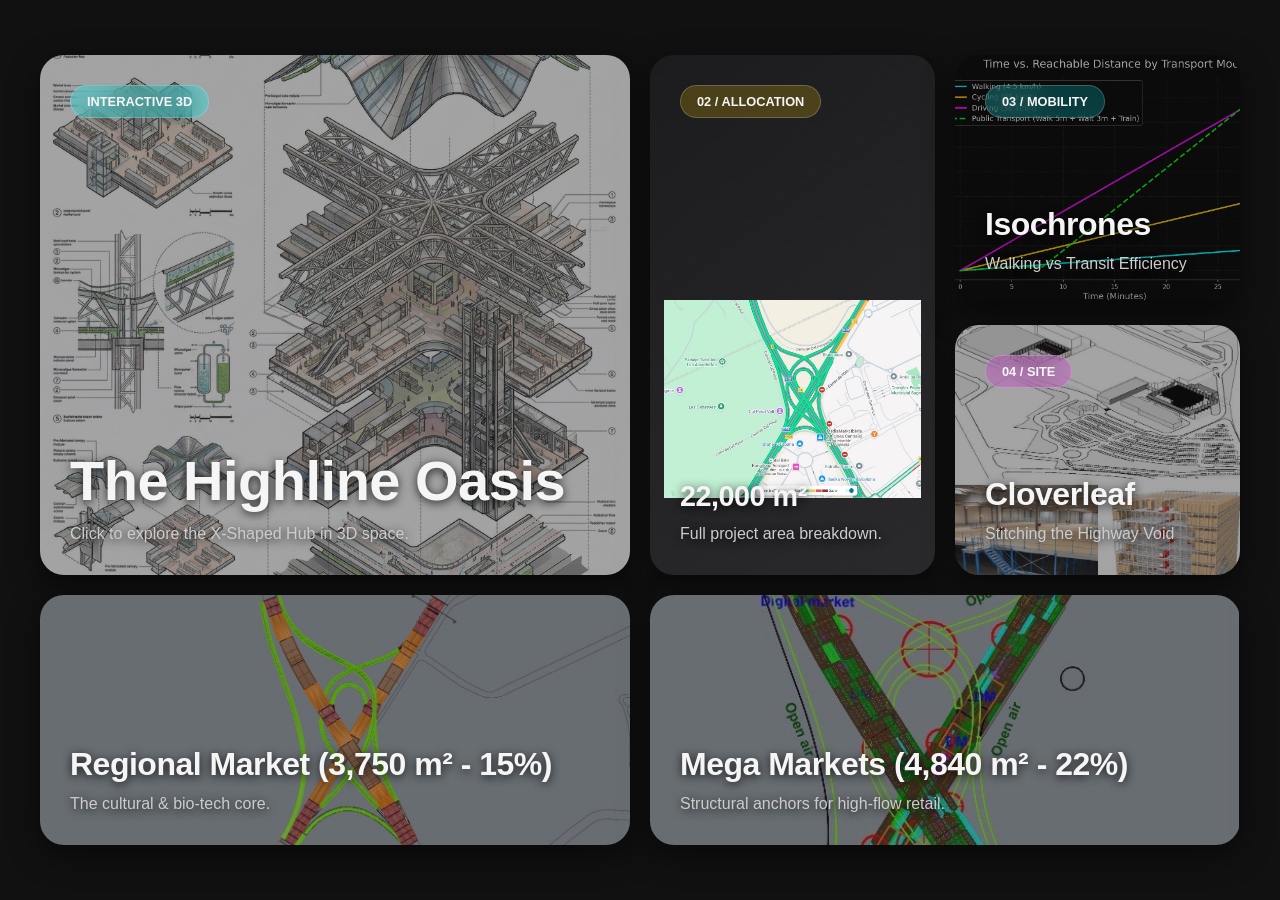
<file: index.html>
<!DOCTYPE html>
<html lang="en">
<head>
    <meta charset="UTF-8">
    <meta name="viewport" content="width=device-width, initial-scale=1.0">
    <title>The Highline Oasis | Architectural Concept</title>
    <style>
        :root {
            --bg-color: #111;
            --text-color: #f5f5f5;
            --card-bg: #1c1c1e;
            --accent-cyan: #00ffff;
            --accent-pink: #ff00ff;
            --radius: 24px;
            --gap: 20px;
        }
        body {
            background-color: var(--bg-color);
            color: var(--text-color);
            font-family: -apple-system, BlinkMacSystemFont, "Segoe UI", Roboto, Helvetica, Arial, sans-serif;
            margin: 0;
            padding: 40px;
            box-sizing: border-box;
            display: flex;
            justify-content: center;
            align-items: center;
            min-height: 100vh;
            overflow-x: hidden;
        }
        .bento-grid {
            display: grid;
            grid-template-columns: repeat(4, 1fr);
            grid-auto-rows: 250px;
            gap: var(--gap);
            max-width: 1400px;
            width: 100%;
        }
        
        .bento-card {
            background-color: var(--card-bg);
            border-radius: var(--radius);
            padding: 30px;
            box-sizing: border-box;
            position: relative;
            overflow: hidden;
            display: flex;
            flex-direction: column;
            justify-content: space-between;
            box-shadow: 0 10px 30px rgba(0,0,0,0.5);
            transition: transform 0.3s ease, box-shadow 0.3s ease;
            cursor: pointer;
            text-decoration: none;
            color: inherit;
        }
        .bento-card:hover {
            transform: translateY(-5px);
            box-shadow: 0 15px 40px rgba(0,255,255,0.15);
        }
        
        .bento-card img {
            position: absolute;
            top: 0;
            left: 0;
            width: 100%;
            height: 100%;
            object-fit: cover;
            z-index: 1;
            opacity: 0.6;
            transition: opacity 0.3s ease, transform 0.5s ease;
        }
        .bento-card:hover img {
            opacity: 0.9;
            transform: scale(1.05);
        }
        
        .content {
            position: relative;
            z-index: 2;
            display: flex;
            flex-direction: column;
            height: 100%;
            justify-content: flex-end;
            transition: opacity 0.3s ease;
        }
        .content.top {
            justify-content: flex-start;
        }
        
        h2 {
            margin: 0 0 10px 0;
            font-size: 2rem;
            font-weight: 700;
            letter-spacing: -0.5px;
            text-shadow: 0 2px 10px rgba(0,0,0,0.8);
        }
        p {
            margin: 0;
            font-size: 1rem;
            color: #ccc;
            text-shadow: 0 2px 10px rgba(0,0,0,0.8);
            line-height: 1.4;
        }
        .tag {
            background: rgba(255,255,255,0.1);
            backdrop-filter: blur(10px);
            padding: 8px 16px;
            border-radius: 30px;
            font-size: 0.8rem;
            font-weight: bold;
            display: inline-block;
            margin-bottom: auto;
            align-self: flex-start;
            border: 1px solid rgba(255,255,255,0.2);
        }
        
        /* 懸浮詳細資訊 (Overlay) */
        .hover-overlay {
            position: absolute;
            top: 0;
            left: 0;
            width: 100%;
            height: 100%;
            background: rgba(0, 0, 0, 0.85);
            backdrop-filter: blur(5px);
            color: white;
            z-index: 3;
            opacity: 0;
            transition: opacity 0.3s ease;
            padding: 30px;
            box-sizing: border-box;
            display: flex;
            flex-direction: column;
            justify-content: center;
        }
        .bento-card:hover .hover-overlay {
            opacity: 1;
        }
        
        .hero { grid-column: span 2; grid-row: span 2; }
        .hero h2 { font-size: 3.5rem; }
        
        .data-allocation {
            grid-column: span 1;
            grid-row: span 2;
            background: linear-gradient(145deg, #1c1c1e, #2a2a2d);
        }
        .data-allocation img {
            object-fit: contain;
            opacity: 1;
            top: auto;
            bottom: 20px;
            height: 60%;
            border-radius: 10px;
            left: 5%;
            width: 90%;
        }
        
        .transport-chart { grid-column: span 1; grid-row: span 1; }
        .cloverleaf { grid-column: span 1; grid-row: span 1; }
        .regional-market { grid-column: span 2; grid-row: span 1; }
        .mega-market { grid-column: span 2; grid-row: span 1; }

        @media (max-width: 1024px) {
            .bento-grid { grid-template-columns: repeat(2, 1fr); }
            .hero { grid-column: span 2; }
            .data-allocation { grid-column: span 2; grid-row: span 1; }
            .transport-chart, .cloverleaf { grid-column: span 1; }
            .regional-market, .mega-market { grid-column: span 2; }
        }
    </style>
</head>
<body>

<div class="bento-grid">
    
    <a href="pages/viewer.html" class="bento-card hero">
        <img src="hero_image.jpg" alt="Hero Architecture">
        <div class="content">
            <div class="tag" style="background: rgba(0,255,255,0.3);">INTERACTIVE 3D</div>
            <h2>The Highline Oasis</h2>
            <p>Click to explore the X-Shaped Hub in 3D space.</p>
        </div>
    </a>

    <a href="pages/allocation.html" class="bento-card data-allocation">
        <div class="content top">
            <div class="tag" style="background: rgba(255,204,0,0.2);">02 / ALLOCATION</div>
            <h2 style="font-size: 1.8rem; margin-top:15px;">22,000 m²</h2>
            <p>Full project area breakdown.</p>
        </div>
        <img src="assets/data_allocation.jpg" alt="Data Allocation">
    </a>

    <a href="pages/mobility.html" class="bento-card transport-chart">
        <img src="transport_chart.png" alt="Transport Chart">
        <div class="content top">
            <div class="tag" style="background: rgba(0,255,255,0.2);">03 / MOBILITY</div>
        </div>
        <div class="content">
            <h2>Isochrones</h2>
            <p>Walking vs Transit Efficiency</p>
        </div>
    </a>

    <a href="pages/site.html" class="bento-card cloverleaf">
        <img src="assets/cloverleaf_map.jpg" alt="Site Map">
        <div class="content top">
            <div class="tag" style="background: rgba(255,0,255,0.2);">04 / SITE</div>
        </div>
        <div class="content">
            <h2>Cloverleaf</h2>
            <p>Stitching the Highway Void</p>
        </div>
    </a>

    <a href="pages/regional_market.html" class="bento-card regional-market">
        <img src="assets/market_sections.jpg" alt="Regional Market">
        <div class="content">
            <h2>Regional Market (3,750 m² - 15%)</h2>
            <p>The cultural & bio-tech core.</p>
        </div>
        <div class="hover-overlay">
            <h3>Typology A: Regional Market</h3>
            <p><strong>Performance:</strong> 3,750 m² (15% of project).<br><br><strong>Concept:</strong> Integrates PETG bioreactor facade for CO2 capture & oxygen generation.<br><br><strong>Architecture:</strong> Features undulating canopy for fluid dynamics optimization and maximized solar exposure.</p>
        </div>
    </a>

    <a href="pages/mega_market.html" class="bento-card mega-market">
        <img src="assets/rhino_spaceframe.jpg" alt="Mega Market">
        <div class="content">
            <h2>Mega Markets (4,840 m² - 22%)</h2>
            <p>Structural anchors for high-flow retail.</p>
        </div>
        <div class="hover-overlay">
            <h3>Typology B: Mega Markets</h3>
            <p><strong>Performance:</strong> 4,840 m² (22% of project).<br><br><strong>Concept:</strong> High-flow retail anchors.<br><br><strong>Architecture:</strong> Large-span space frame allowing column-free spaces for retail flexibility and integration with the primary highway bridge structure.</p>
        </div>
    </a>

</div>

</body>
</html>
</file>
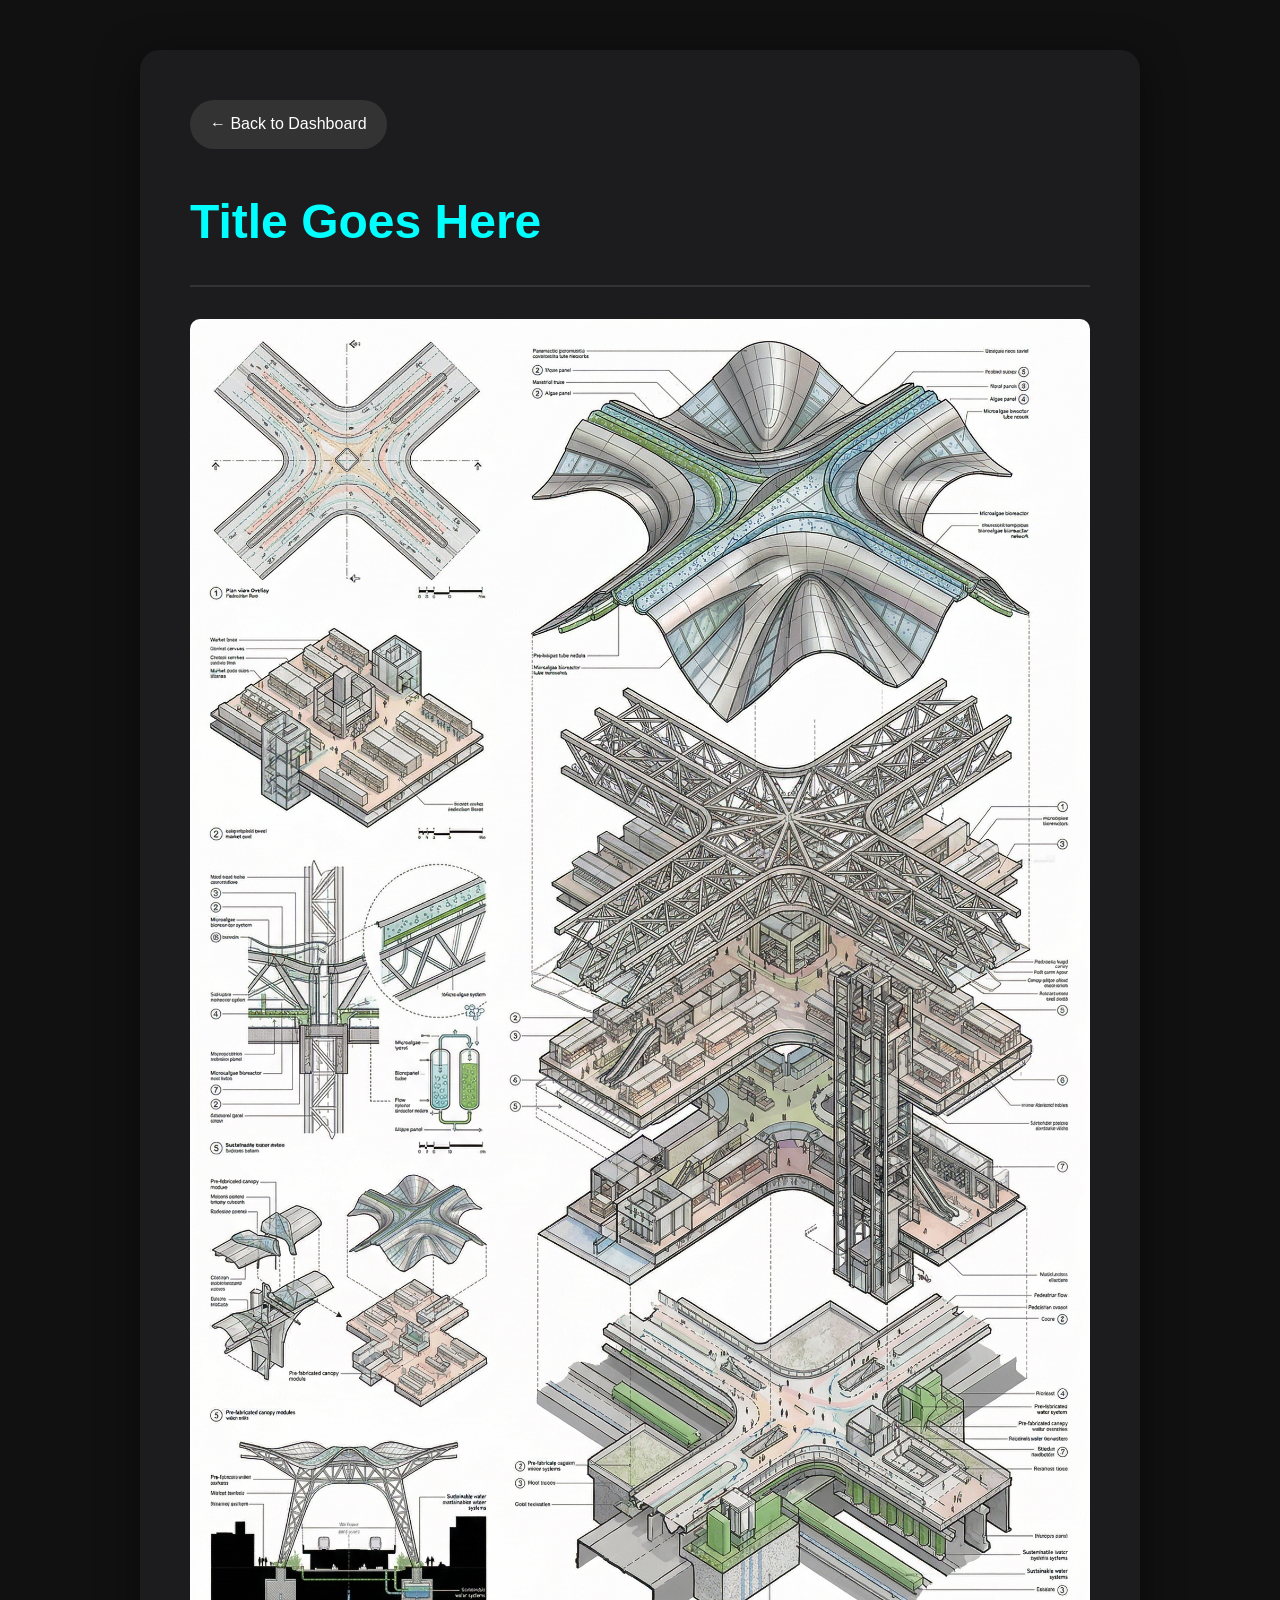
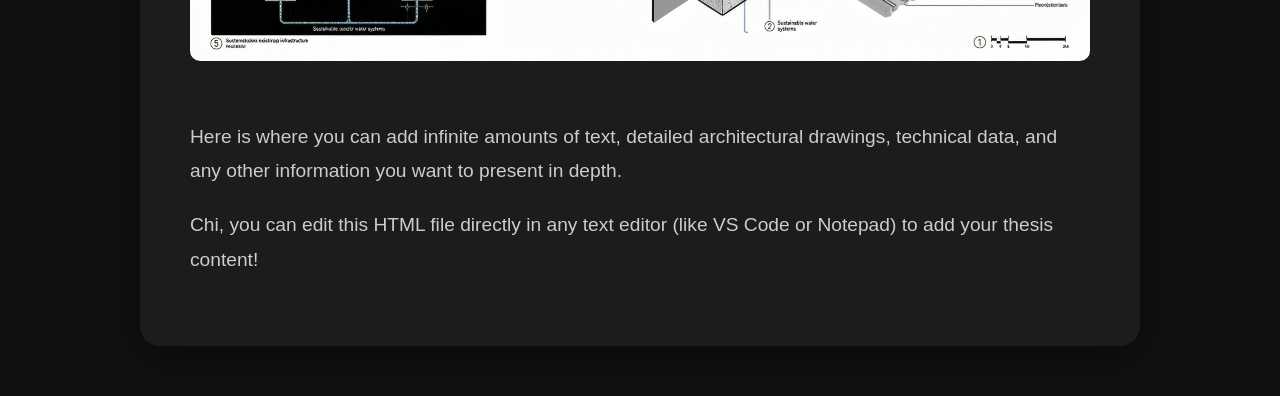
<file: pages/allocation.html>
<!DOCTYPE html>
<html lang="en">
<head>
    <meta charset="UTF-8">
    <meta name="viewport" content="width=device-width, initial-scale=1.0">
    <title>Project Details</title>
    <style>
        body {
            background-color: #111;
            color: #f5f5f5;
            font-family: -apple-system, BlinkMacSystemFont, "Segoe UI", Roboto, Helvetica, Arial, sans-serif;
            margin: 0;
            padding: 50px;
            line-height: 1.8;
        }
        .container {
            max-width: 900px;
            margin: 0 auto;
            background: #1c1c1e;
            padding: 50px;
            border-radius: 20px;
            box-shadow: 0 10px 40px rgba(0,0,0,0.5);
        }
        h1 {
            color: #00ffff;
            font-size: 3rem;
            margin-top: 0;
            border-bottom: 2px solid #333;
            padding-bottom: 20px;
        }
        img {
            max-width: 100%;
            border-radius: 10px;
            margin-bottom: 30px;
        }
        p {
            font-size: 1.2rem;
            color: #ccc;
        }
        .back-btn {
            display: inline-block;
            padding: 10px 20px;
            background: #333;
            color: white;
            text-decoration: none;
            border-radius: 30px;
            margin-bottom: 30px;
            transition: background 0.3s ease;
        }
        .back-btn:hover {
            background: #555;
        }
    </style>
</head>
<body>
    <div class="container">
        <a href="../index.html" class="back-btn">← Back to Dashboard</a>
        <h1>Title Goes Here</h1>
        <!-- You can add your large images and detailed text here -->
        <img src="../hero_image.jpg" alt="Detail Image">
        <p>Here is where you can add infinite amounts of text, detailed architectural drawings, technical data, and any other information you want to present in depth.</p>
        <p>Chi, you can edit this HTML file directly in any text editor (like VS Code or Notepad) to add your thesis content!</p>
    </div>
</body>
</html>
</file>
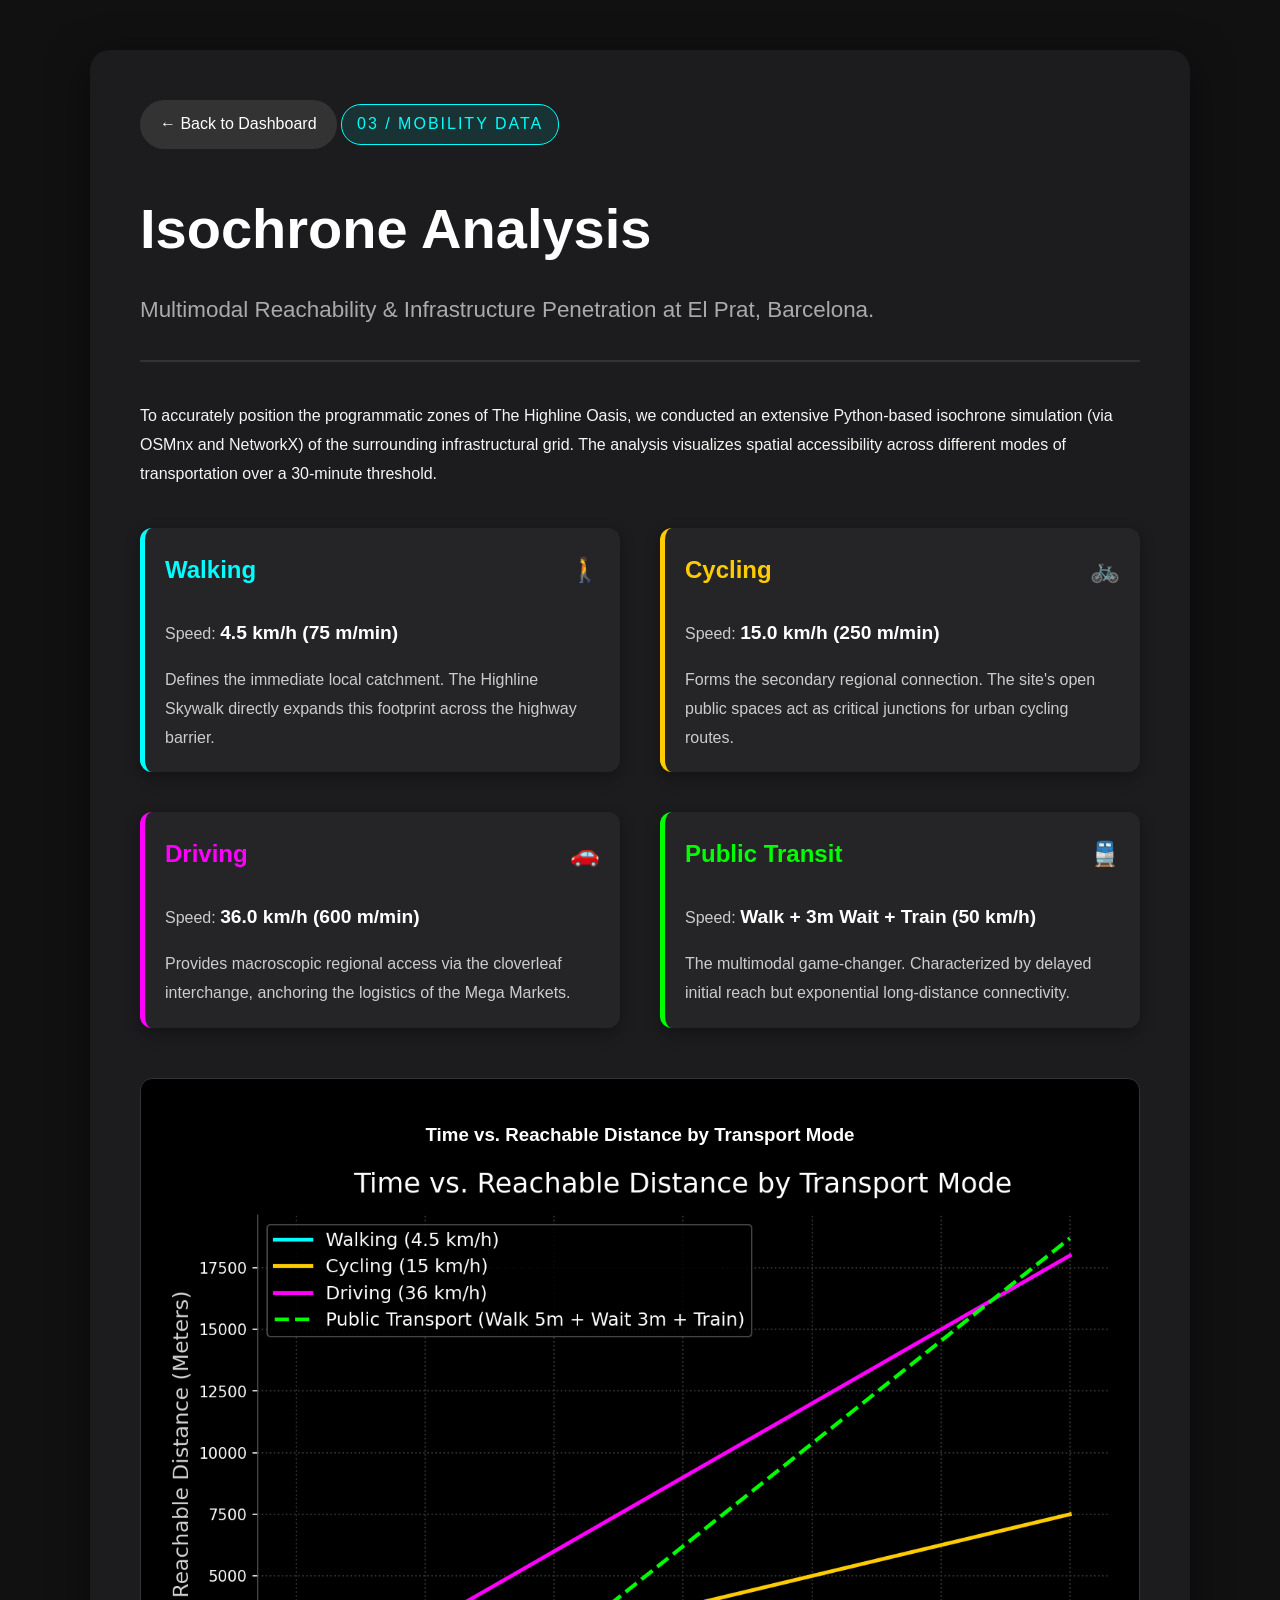
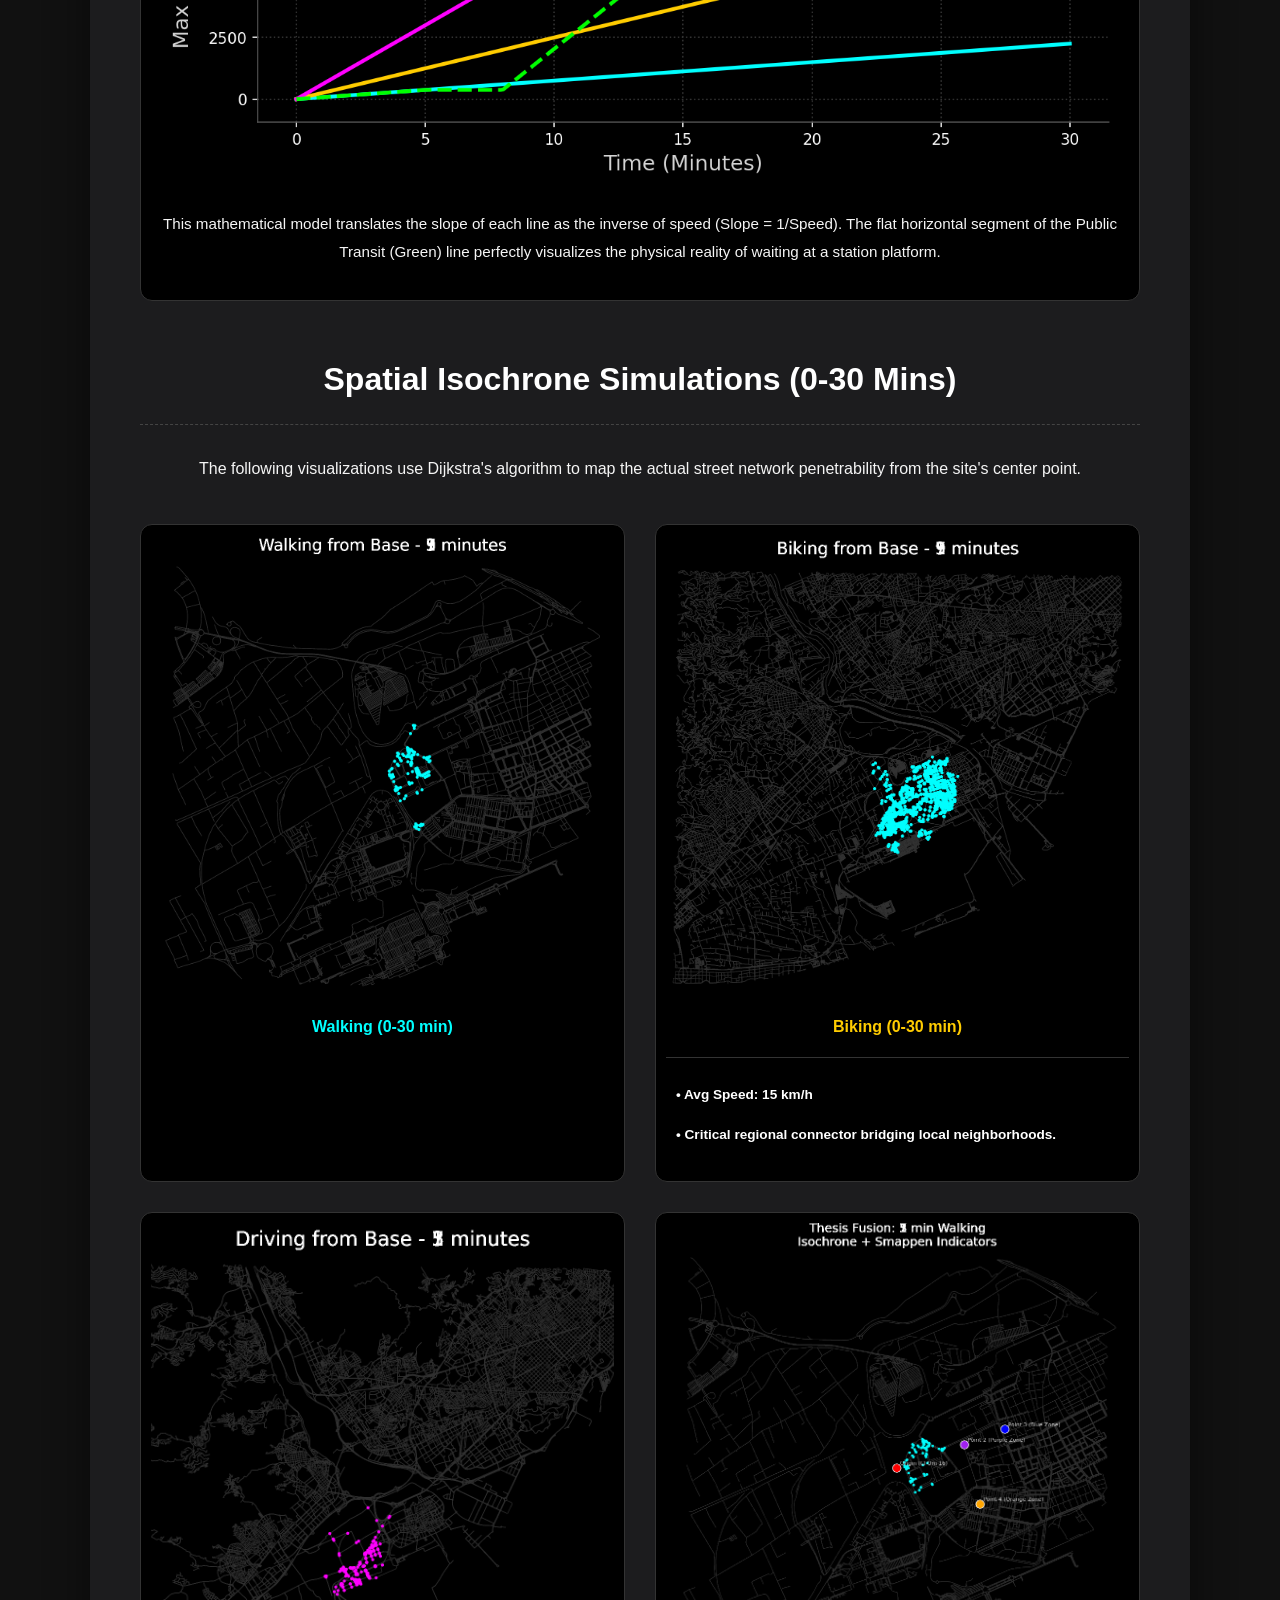
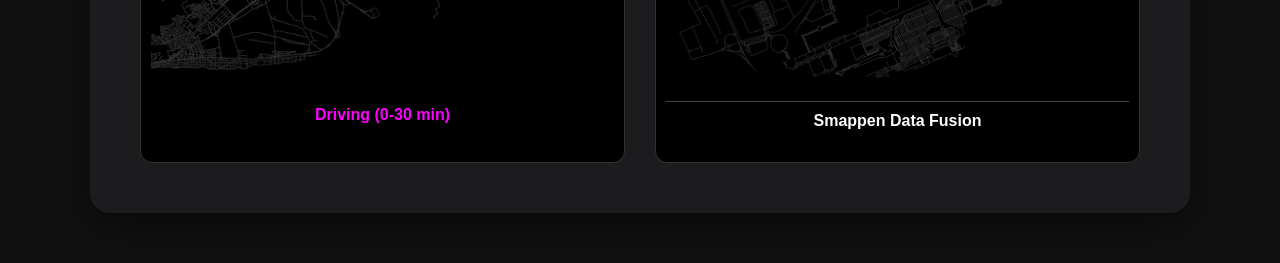
<file: pages/mobility.html>
<!DOCTYPE html>
<html lang="en">
<head>
    <meta charset="UTF-8">
    <meta name="viewport" content="width=device-width, initial-scale=1.0">
    <title>03 | Mobility & Isochrone Data</title>
    <style>
        body {
            background-color: #111;
            color: #f5f5f5;
            font-family: -apple-system, BlinkMacSystemFont, "Segoe UI", Roboto, Helvetica, Arial, sans-serif;
            margin: 0;
            padding: 50px;
            line-height: 1.8;
        }
        .container {
            max-width: 1000px;
            margin: 0 auto;
            background: #1c1c1e;
            padding: 50px;
            border-radius: 20px;
            box-shadow: 0 10px 40px rgba(0,0,0,0.5);
        }
        .header-tag {
            color: #00ffff;
            font-size: 1rem;
            letter-spacing: 2px;
            margin-bottom: 10px;
            display: inline-block;
            border: 1px solid #00ffff;
            padding: 5px 15px;
            border-radius: 20px;
            background: rgba(0,255,255,0.1);
        }
        h1 {
            color: #fff;
            font-size: 3.5rem;
            margin-top: 0;
            margin-bottom: 10px;
        }
        .subtitle {
            font-size: 1.4rem;
            color: #aaa;
            margin-bottom: 40px;
            border-bottom: 2px solid #333;
            padding-bottom: 30px;
        }
        .data-grid {
            display: grid;
            grid-template-columns: 1fr 1fr;
            gap: 40px;
            margin-top: 40px;
        }
        .data-card {
            background: #252528;
            padding: 20px;
            border-radius: 12px;
            border-left: 5px solid;
            box-shadow: 0 5px 15px rgba(0,0,0,0.3);
        }
        .data-card.walking { border-color: #00ffff; }
        .data-card.biking { border-color: #ffcc00; }
        .data-card.driving { border-color: #ff00ff; }
        .data-card.transit { border-color: #00ff00; }
        
        .data-card h3 {
            margin-top: 0;
            font-size: 1.5rem;
            display: flex;
            justify-content: space-between;
        }
        .data-card p {
            color: #ccc;
            font-size: 1rem;
            margin-bottom: 0;
        }
        .metric {
            font-size: 1.2rem;
            font-weight: bold;
            color: #fff;
        }
        
        .full-width-chart {
            margin-top: 50px;
            width: 100%;
            background: #000;
            border-radius: 12px;
            padding: 20px;
            box-sizing: border-box;
            border: 1px solid #333;
            text-align: center;
        }
        .full-width-chart img {
            max-width: 100%;
            border-radius: 8px;
        }
        .full-width-chart h3 {
            color: #fff;
            margin-bottom: 10px;
        }

        .back-btn {
            display: inline-block;
            padding: 10px 20px;
            background: #333;
            color: white;
            text-decoration: none;
            border-radius: 30px;
            margin-bottom: 30px;
            transition: background 0.3s ease;
        }
        .back-btn:hover { background: #555; }
        
        /* 動畫展演區 */
        .animation-showcase {
            margin-top: 50px;
            text-align: center;
        }
        .animation-showcase h3 {
            font-size: 2rem;
            color: #fff;
            margin-bottom: 30px;
            border-bottom: 1px dashed #444;
            padding-bottom: 15px;
        }
        .gif-grid {
            display: grid;
            grid-template-columns: 1fr 1fr;
            gap: 30px;
        }
        .gif-card {
            background: #000;
            padding: 10px;
            border-radius: 12px;
            border: 1px solid #333;
        }
        .gif-card img {
            width: 100%;
            border-radius: 8px;
            box-shadow: 0 5px 20px rgba(0,0,0,0.5);
            transition: transform 0.3s ease;
        }
        .gif-card img:hover {
            transform: scale(1.02);
        }
        .gif-card p {
            margin-top: 15px;
            font-weight: bold;
            color: #fff;
        }
        
        @media (max-width: 800px) {
            .data-grid, .gif-grid { grid-template-columns: 1fr; }
        }
    </style>
</head>
<body>
    <div class="container">
        <a href="../index.html" class="back-btn">← Back to Dashboard</a>
        
        <div class="header-tag">03 / MOBILITY DATA</div>
        <h1>Isochrone Analysis</h1>
        <div class="subtitle">Multimodal Reachability & Infrastructure Penetration at El Prat, Barcelona.</div>

        <p>To accurately position the programmatic zones of The Highline Oasis, we conducted an extensive Python-based isochrone simulation (via OSMnx and NetworkX) of the surrounding infrastructural grid. The analysis visualizes spatial accessibility across different modes of transportation over a 30-minute threshold.</p>

        <!-- 數據儀表板 -->
        <div class="data-grid">
            <div class="data-card walking">
                <h3 style="color: #00ffff;">Walking <span>🚶</span></h3>
                <p>Speed: <span class="metric">4.5 km/h (75 m/min)</span></p>
                <p>Defines the immediate local catchment. The Highline Skywalk directly expands this footprint across the highway barrier.</p>
            </div>
            
            <div class="data-card biking">
                <h3 style="color: #ffcc00;">Cycling <span>🚲</span></h3>
                <p>Speed: <span class="metric">15.0 km/h (250 m/min)</span></p>
                <p>Forms the secondary regional connection. The site's open public spaces act as critical junctions for urban cycling routes.</p>
            </div>
            
            <div class="data-card driving">
                <h3 style="color: #ff00ff;">Driving <span>🚗</span></h3>
                <p>Speed: <span class="metric">36.0 km/h (600 m/min)</span></p>
                <p>Provides macroscopic regional access via the cloverleaf interchange, anchoring the logistics of the Mega Markets.</p>
            </div>
            
            <div class="data-card transit">
                <h3 style="color: #00ff00;">Public Transit <span>🚆</span></h3>
                <p>Speed: <span class="metric">Walk + 3m Wait + Train (50 km/h)</span></p>
                <p>The multimodal game-changer. Characterized by delayed initial reach but exponential long-distance connectivity.</p>
            </div>
        </div>

        <!-- 綜合折線圖 -->
        <div class="full-width-chart">
            <h3>Time vs. Reachable Distance by Transport Mode</h3>
            <img src="../transport_chart.png" alt="Transport Isochrone Chart">
            <p style="margin-top: 15px; font-size: 0.95rem;">This mathematical model translates the slope of each line as the inverse of speed (Slope = 1/Speed). The flat horizontal segment of the Public Transit (Green) line perfectly visualizes the physical reality of waiting at a station platform.</p>
        </div>

        <!-- 動畫展演區 -->
        <div class="animation-showcase">
            <h3>Spatial Isochrone Simulations (0-30 Mins)</h3>
            <p style="margin-bottom: 40px;">The following visualizations use Dijkstra's algorithm to map the actual street network penetrability from the site's center point.</p>
            
            <div class="gif-grid">
                <!-- WALKING -->
                <div class="gif-card">
                    <div style="overflow: hidden; border-radius: 8px; position: relative; padding-top: 100%;">
                        <img src="../Map_Isochrone_Data/walking_isochrone.gif" alt="Walking Isochrone Animation" style="position: absolute; top: 0; left: 0; width: 100%; height: 100%; object-fit: cover; border-radius: 0;">
                    </div>
                    <p style="color: #00ffff;">Walking (0-30 min)</p>
                </div>
                
                <!-- BIKING -->
                <div class="gif-card">
                    <div style="overflow: hidden; border-radius: 8px; position: relative; padding-top: 100%;">
                        <img src="../Map_Isochrone_Data/biking_isochrone.gif" alt="Cycling Isochrone Animation" style="position: absolute; top: 0; left: 0; width: 100%; height: 100%; object-fit: cover; border-radius: 0;">
                    </div>
                    <p style="color: #ffcc00;">Biking (0-30 min)</p>
                    <div style="text-align: left; padding: 10px; color: #ccc; font-size: 0.85rem; border-top: 1px solid #333;">
                        <p>• Avg Speed: 15 km/h</p>
                        <p>• Critical regional connector bridging local neighborhoods.</p>
                    </div>
                </div>

                <!-- DRIVING -->
                <div class="gif-card">
                    <div style="overflow: hidden; border-radius: 8px; position: relative; padding-top: 100%;">
                        <img src="../Map_Isochrone_Data/driving_isochrone.gif" alt="Driving Isochrone Animation" style="position: absolute; top: 0; left: 0; width: 100%; height: 100%; object-fit: cover; border-radius: 0;">
                    </div>
                    <p style="color: #ff00ff;">Driving (0-30 min)</p>
                </div>

                <!-- SMAPPEN FUSION -->
                <div class="gif-card">
                    <div style="overflow: hidden; border-radius: 8px; position: relative; padding-top: 100%;">
                        <img src="../Map_Isochrone_Data/thesis_smappen_fusion.gif" alt="Smappen Fusion Animation" style="position: absolute; top: 0; left: 0; width: 100%; height: 100%; object-fit: cover; border-radius: 0;">
                    </div>
                    <p style="color: #ffffff; border-top: 1px solid #444; padding-top: 5px;">Smappen Data Fusion</p>
                </div>
            </div>
        </div>

    </div>
</body>
</html>
</file>
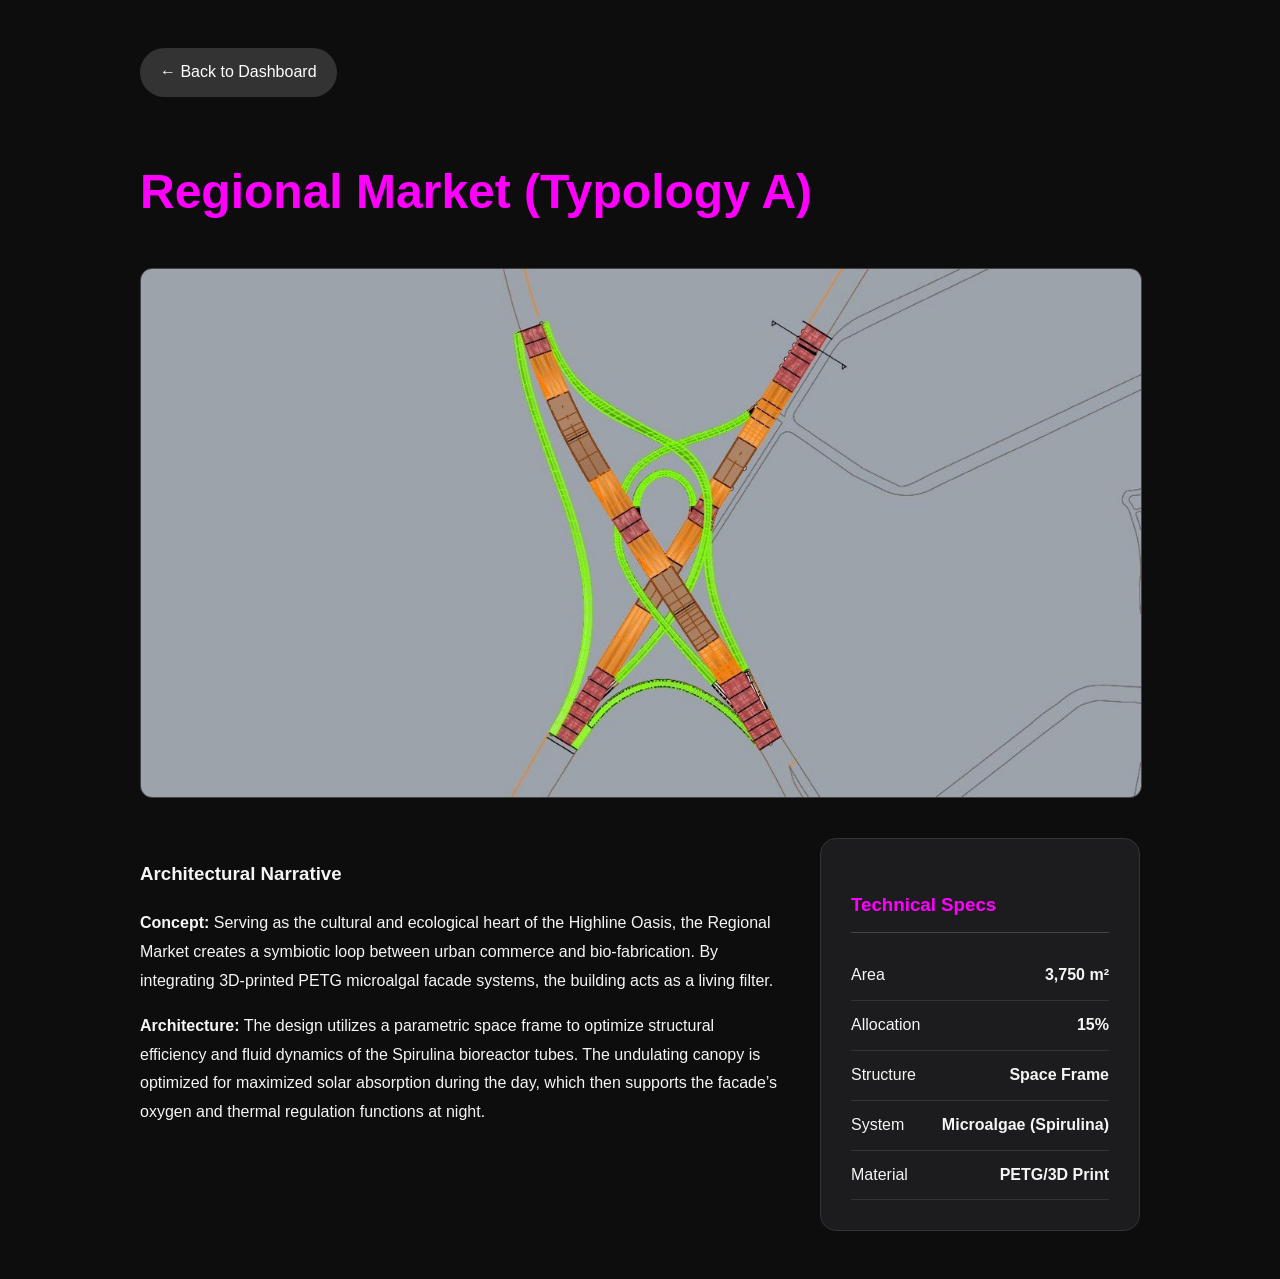
<file: pages/regional_market.html>
<!DOCTYPE html>
<html lang="en">
<head>
    <meta charset="UTF-8">
    <title>Typology A | Regional Market</title>
    <style>
        body { background-color: #0d0d0d; color: #f5f5f5; font-family: 'Helvetica Neue', sans-serif; padding: 40px; line-height: 1.8; }
        .container { max-width: 1000px; margin: 0 auto; }
        .back-btn { display: inline-block; padding: 10px 20px; background: #333; color: white; text-decoration: none; border-radius: 30px; margin-bottom: 20px; }
        .grid { display: grid; grid-template-columns: 2fr 1fr; gap: 40px; }
        .data-table { background: #1c1c1e; padding: 30px; border-radius: 16px; border: 1px solid #333; }
        .data-table h3 { color: #ff00ff; border-bottom: 1px solid #444; padding-bottom: 10px; }
        .metric-row { display: flex; justify-content: space-between; padding: 10px 0; border-bottom: 1px solid #333; }
        img { width: 100%; border-radius: 12px; margin-bottom: 30px; border: 1px solid #444; }
    </style>
</head>
<body>
    <div class="container">
        <a href="../index.html" class="back-btn">← Back to Dashboard</a>
        <h1 style="color: #ff00ff; font-size: 3rem;">Regional Market (Typology A)</h1>
        
        <img src="../assets/market_sections.jpg" alt="Regional Market Section">
        
        <div class="grid">
            <div class="main-content">
                <h3>Architectural Narrative</h3>
                <p><strong>Concept:</strong> Serving as the cultural and ecological heart of the Highline Oasis, the Regional Market creates a symbiotic loop between urban commerce and bio-fabrication. By integrating 3D-printed PETG microalgal facade systems, the building acts as a living filter.</p>
                <p><strong>Architecture:</strong> The design utilizes a parametric space frame to optimize structural efficiency and fluid dynamics of the Spirulina bioreactor tubes. The undulating canopy is optimized for maximized solar absorption during the day, which then supports the facade’s oxygen and thermal regulation functions at night.</p>
            </div>
            <div class="data-table">
                <h3>Technical Specs</h3>
                <div class="metric-row"><span>Area</span> <strong>3,750 m²</strong></div>
                <div class="metric-row"><span>Allocation</span> <strong>15%</strong></div>
                <div class="metric-row"><span>Structure</span> <strong>Space Frame</strong></div>
                <div class="metric-row"><span>System</span> <strong>Microalgae (Spirulina)</strong></div>
                <div class="metric-row"><span>Material</span> <strong>PETG/3D Print</strong></div>
            </div>
        </div>
    </div>
</body>
</html>
</file>
